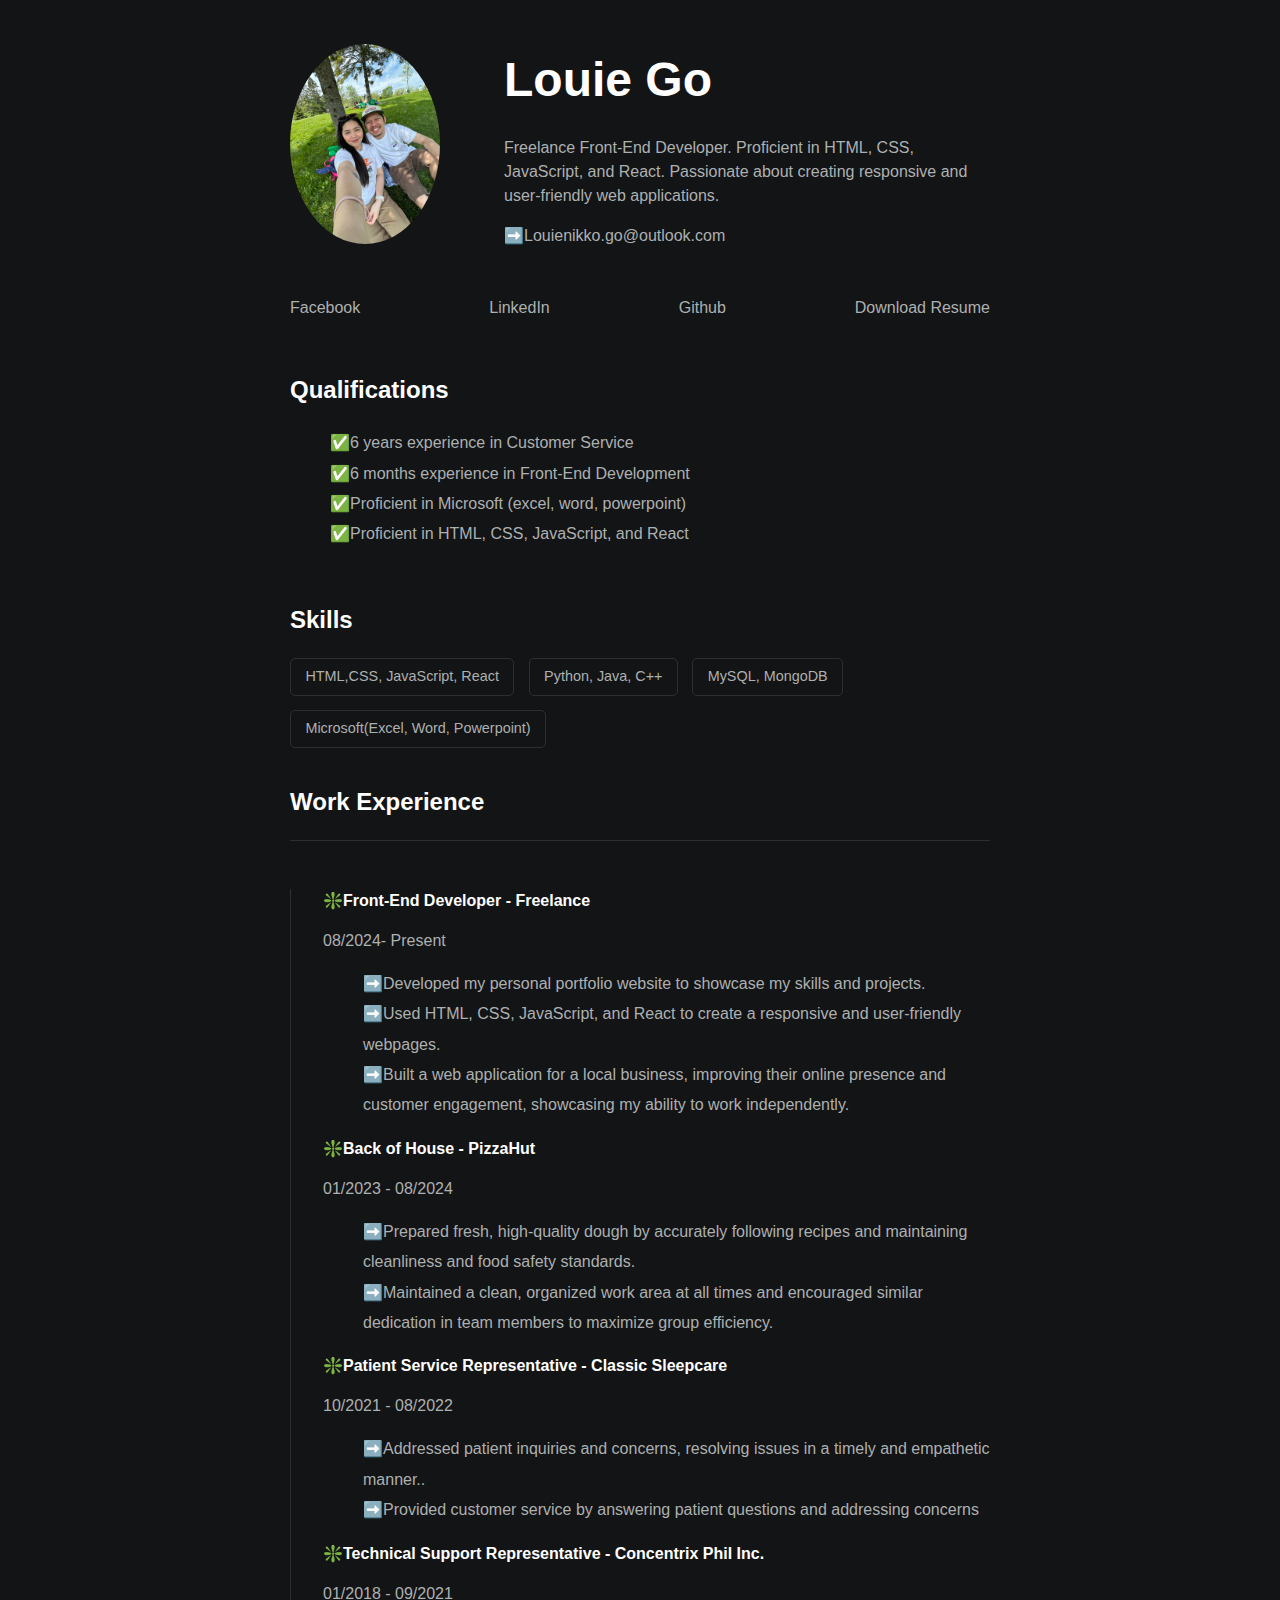
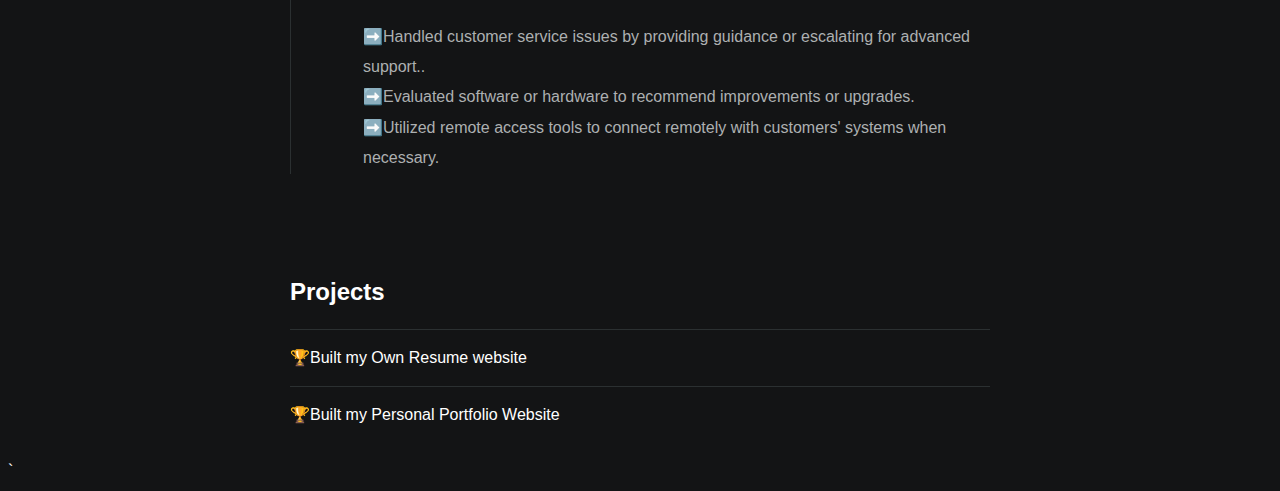
<file: Index.HTML>
<!DOCTYPE html>
<html lang="en">
  <head>
    <meta charset="UTF-8" />
    <meta name="viewport" content="width=device-width, initial-scale=1.0" />
    <title>Louie Go</title>
    <link rel="stylesheet" href="./styles/main.css" />
  </head>
  <body>
    <div id="container_main">
      <section id="wrapper_main" class="section_page">
        <img id="profile_pic" src="./assets/Images/ProfilePic.jpeg" alt="" />

        <div>
          <h1 id="user_name">Louie Go</h1>
          <p id="bio">
            Freelance Front-End Developer. Proficient in HTML, CSS, JavaScript, and React.
            Passionate about creating responsive and user-friendly web
            applications.
          </p>
          <p>➡️Louienikko.go@outlook.com</p>
        </div>
      </section>

      <section class="section_page">

        <div id="socials_list">
          <a href="https://www.facebook.com/masterkidd21" target="_blank">Facebook</a>
          <a href="https://www.linkedin.com/in/louie-nikko-go-56ab41260/" target="_blank">LinkedIn</a>
          <a href="https://github.com/vashsaga09" target="_blank">Github</a>
          <a href="./assets/CV.pdf" target="_blank">Download Resume</a>
        </div>

      </section>

      <section class="section_page">
        <h2>Qualifications</h2>
        <ul id="qualifications_list">
          <li>✅6 years experience in Customer Service</li>
          <li>✅6 months experience in Front-End Development</li>
          <li>✅Proficient in Microsoft (excel, word, powerpoint)</li>
          <li>✅Proficient in HTML, CSS, JavaScript, and React</li>
        </ul>

      </section>

      <section id="section_page">
        <h2>Skills</h2>

        <div id="wrapper_skills_list_items">
          <div class="card_skills"><span>HTML,CSS, JavaScript, React</span></div>
          <div class="card_skills"><span>Python, Java, C++</span></div>
          <div class="card_skills"><span>MySQL, MongoDB</span></div>
          <div class="card_skills"><span>Microsoft(Excel, Word, Powerpoint)</span></div>
        </div>
      </section>

      <section id="work_experience" class="section_page">
        <h2>Work Experience</h2>

        <div class="line_break"></div>

        <div class="card_work_experience">
          <strong>❇️Front-End Developer - Freelance</strong>
          <p>08/2024- Present</p>
          <ul id="work_experience_list">
            <li>➡️Developed my personal portfolio website to showcase my skills and projects.</li>
            <li>➡️Used HTML, CSS, JavaScript, and React to create a responsive and user-friendly webpages.</li>
            <li>➡️Built a web application for a local business, improving their online presence and customer engagement, showcasing my ability to work independently.</li>
          </ul>

          <strong>❇️Back of House - PizzaHut</strong>
          <p>01/2023 - 08/2024</p>
          <ul id="work_experience_list">
            <li>➡️Prepared fresh, high-quality dough by accurately following recipes
              and maintaining cleanliness and food safety standards.</li>
            <li>➡️Maintained a clean, organized work area at all times and
              encouraged similar dedication in team members to maximize group
              efficiency.</li>
            
          </ul>

          <strong>❇️Patient Service Representative - Classic Sleepcare</strong>
          <p>10/2021 - 08/2022</p>
          <ul id="work_experience_list">
            <li>➡️Addressed patient inquiries and concerns, resolving issues in a
              timely and empathetic manner..</li>
            <li>➡️Provided customer service by answering patient questions and
              addressing concerns</li>
            
          </ul>
         
         
          <strong>❇️Technical Support Representative - Concentrix Phil Inc.</strong>
          <p>01/2018 - 09/2021</p>
          <ul id="work_experience_list">
            <li>➡️Handled customer service issues by providing guidance or
              escalating for advanced support..</li>
            <li>➡️Evaluated software or hardware to recommend improvements or
              upgrades.</li>
            <li>➡️Utilized remote access tools to connect remotely with customers'
              systems when necessary.</li>
          </ul>
         
         
        </div>
      </section>

      <section class="section_page">
        <h2>Projects</h2>

        <div class="card_projects">
          <a href="project1.html"><span>🏆</span>Built my Own Resume website</a>
        </div>

        <div class="card_projects">
          <a href="project2.html"><span>🏆</span>Built my Personal Portfolio Website</a>
        </div>
      </section>

    </div>
  </body>
</html>
`
</file>
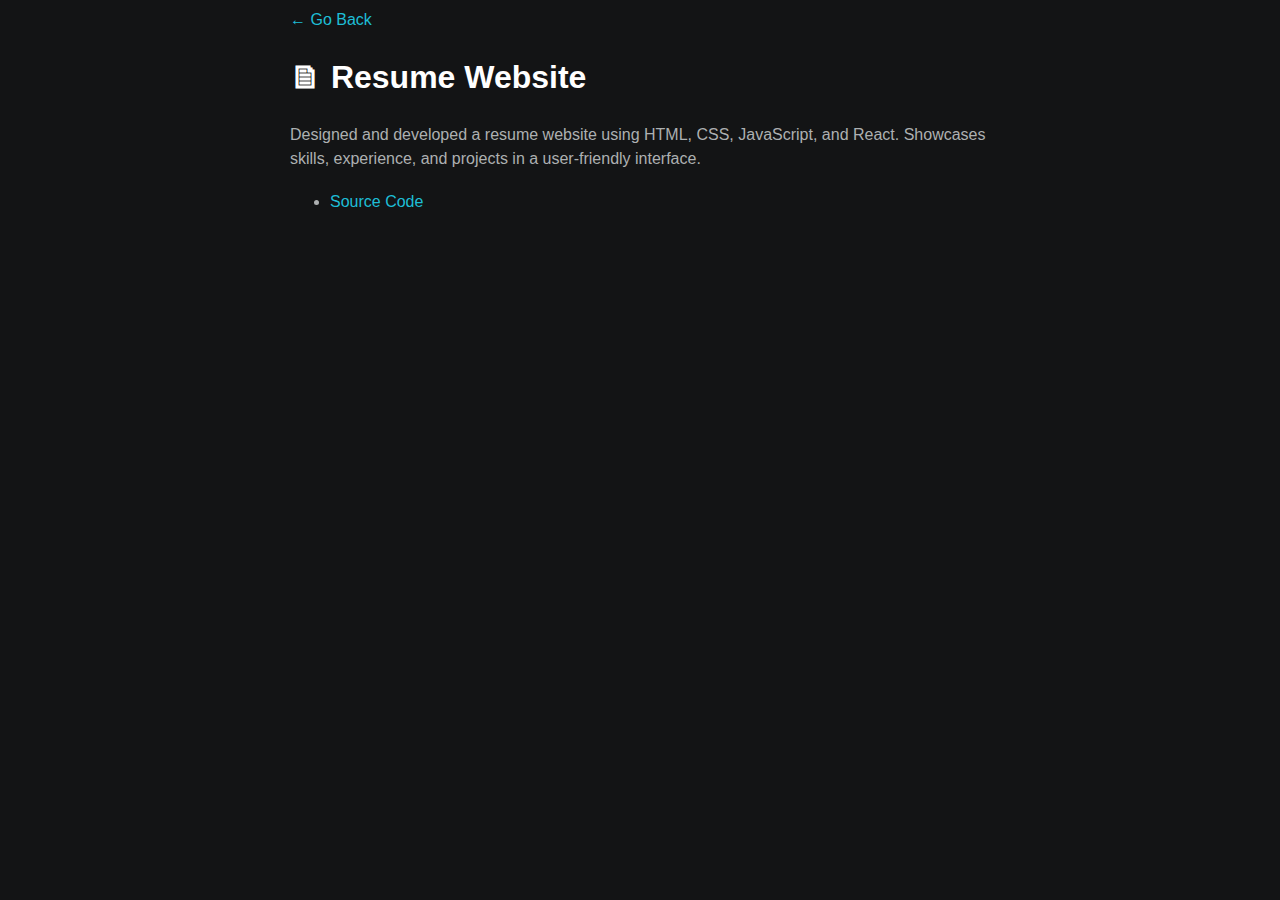
<file: project.html>
<!DOCTYPE html>
<html lang="en">
  <head>
    <meta charset="UTF-8" />
    <meta name="viewport" content="width=device-width, initial-scale=1.0" />
    <title>Project</title>
    <link rel="stylesheet" href="./styles/main.css" />
  </head>
  <body>
    <div id="container_main">
      <a href="index.html">&#x2190; Go Back</a>
      <h1>🗎 Resume Website</h1>
      <p>
        Designed and developed a resume website using HTML, CSS,
        JavaScript, and React. Showcases skills, experience, and projects in a
        user-friendly interface.
      </p>
      <ul>
        <li><a href="https://github.com/vashsaga09/Study-Plan/tree/4ceee21024349602efef4bcd2eaa33a025ccc7ab/Day%202/Assignment%201" target="_blank">Source Code</a></li>
      </ul>
    </div>
  </body>
</html>
</file>
<file: styles/main.css>
:root {
    --mainTextColor-light: #000;
    --secondaryTextColor-light: (51, 51, 51);
    --mainLinkColor-light: #0da2b8;
    --mainBorderColor-light: rgb(218, 218, 218);
    --mainBgColor-light: rgb(249, 250,251);

    --mainTextColor-dark: #fff;
    --secondaryTextColor-dark: #adb0b1;
    --mainLinkColor-dark: rgb(30, 190, 214);
    --mainBorderColor-dark: #2b3031;
    --mainBgColor-dark: #131415;

    --mainTextColor: var(--mainTextColor-dark);
    --secondaryTextColor: var(--secondaryTextColor-dark);
    --mainLinkColor: var(--mainLinkColor-dark);
    --mainBorderColor: var(--mainBorderColor-dark);
    --mainBgColor: var(--mainBgColor-dark);
}


*{
    font-family: Aptos, sans-serif;
    line-height: 1.5em;
    box-sizing: border-box;
    color: var(--mainTextColor)
}

body {
background-color: var(--mainBgColor);
}

p, span, li {
    color: var(--secondaryTextColor);
    font-size: 1em;
}

a {
    text-decoration: none;
    color: var(--mainLinkColor);
    font-size: 500;
}

li {
    line-height: 1.9em;
}

#container_main {
    max-width: 700px;
    margin: 0 auto;
}

.section_page {
    padding-top: 1em;
    padding-bottom: 1em;
}

#wrapper_main {
    display: flex;
    align-items: center;
    gap:  4em;
   
}

#user_name {
    font-size: 3em;
    line-height: 1em;
}

#bio, a {
    font-weight: 300;
}

#profile_pic {
    border-radius: 50%;
    width: 200px;
    height: 200px;
    object-fit: cover;
}

#email {
    color:var(--mainTextColor)
}

#socials_list {
    display: flex;
    justify-content: space-between;
    column-gap: 1em;
    flex-wrap: wrap;
}

#socials_list a {
    font-size: 1em;
    color: var(--secondaryTextColor);
    transition: 0.4s;
}

#socials_list a:hover {
    color: var(--mainLinkColor)
}

#qualifications_list {
    list-style: none;
}

#work_experience_list {
    list-style: none;
}

#wrapper_skills_list_items {
    display: flex;
    flex-wrap: wrap;
    gap: 1em;
    font-size: 0.9em;

}

.card_skills {
    border: 1px solid var(--mainBorderColor);
    padding: 0.5em 1em;
    border-radius: 5px;
}

.card_work_experience {
    border-left: 1px solid var(--mainBorderColor);
    margin-top: 3em;
    margin-bottom: 3em;
    padding-left: 2em;

}

.line_break {
    background-color: var(--mainBorderColor);
    height: 1px;
}

.card_projects {
    padding-top: 1em;
    padding-bottom: 1em;
    border-top: 1px solid  var(--mainBorderColor);
}

.card_projects a {
    color:var(--mainTextColor);
    transition: 0.4s;

}

.card_projects a:hover {
    color: var(--mainLinkColor);
}

@media (max-width: 600px) {
    .wrapper_main {
        flex-direction: column;
        gap: 1em;
    }

    #profile_picture {
        width: 200px;
        height: 200px;
    }

    .section_page {
        padding-top: 1em;
        padding-bottom: 1em;

    }

    .card_work_experience {
        border-left: none;
        padding-left: 0;
    }

}
</file>
